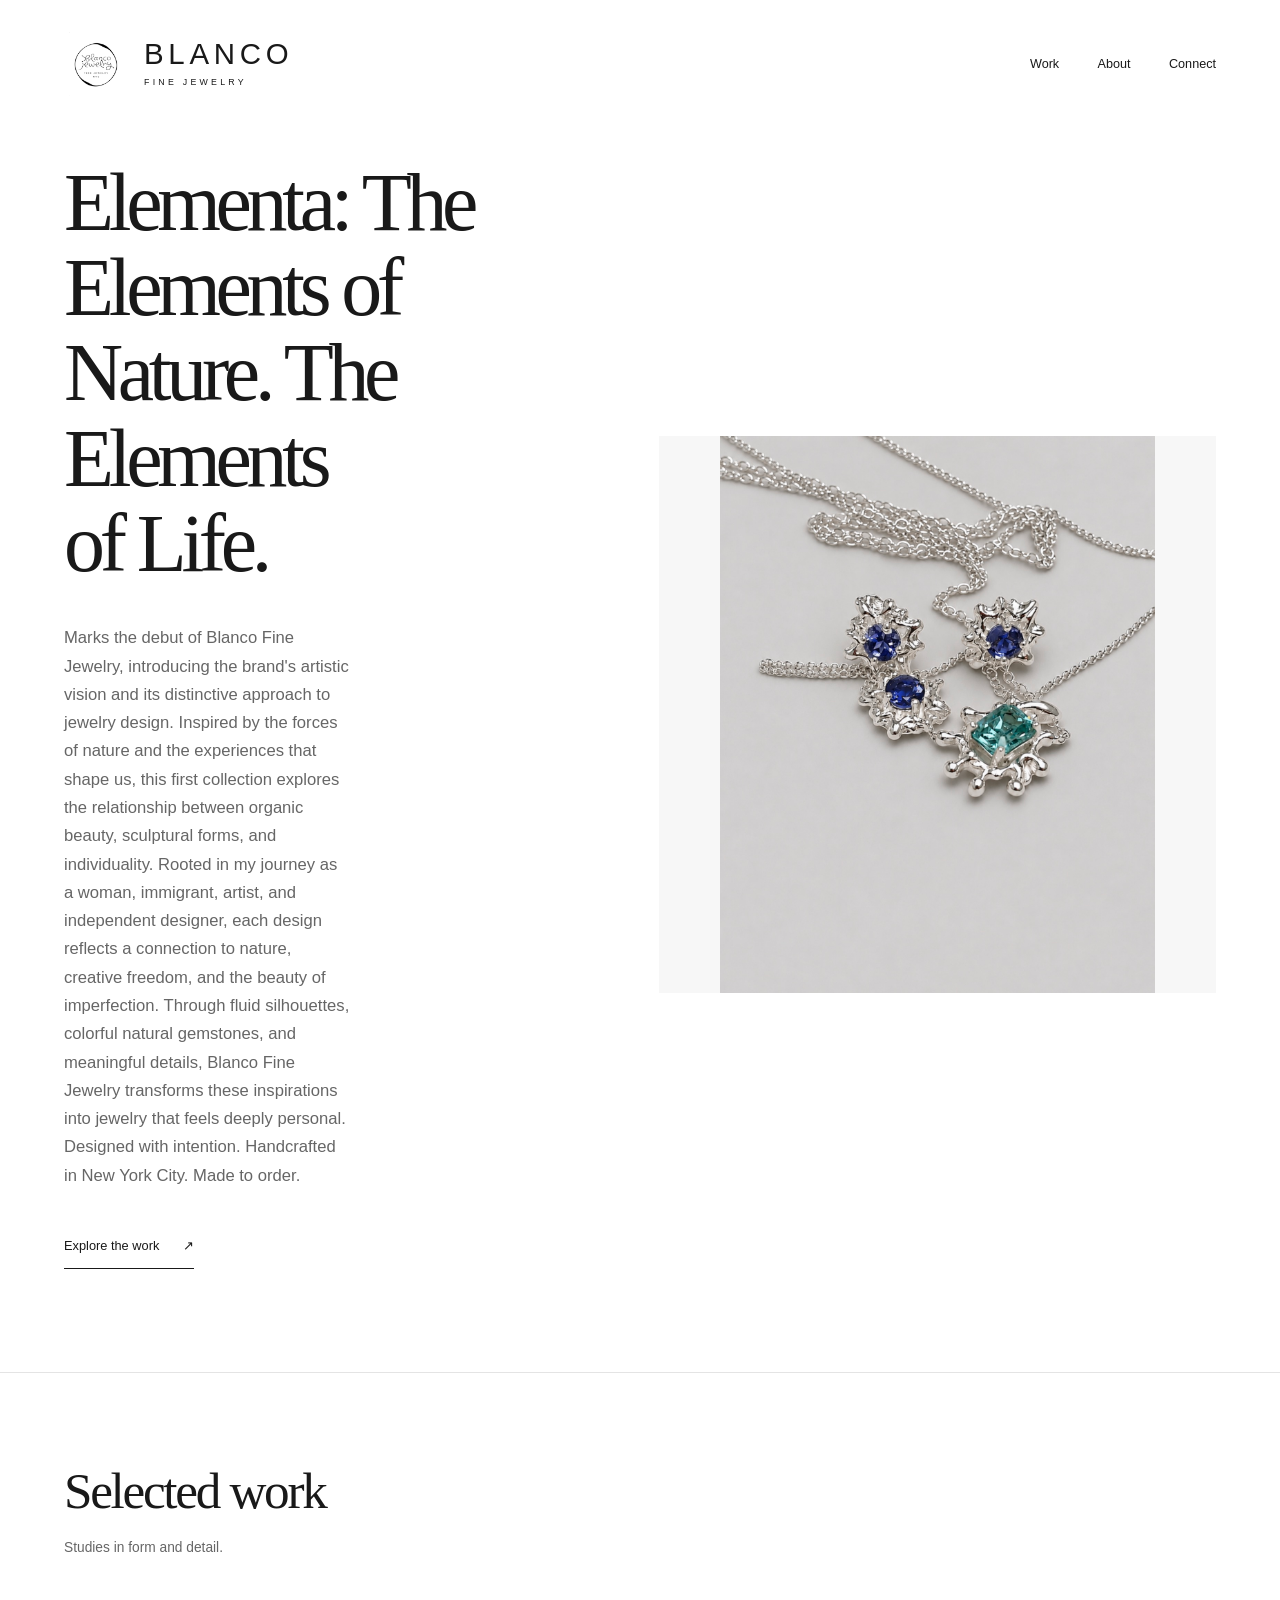
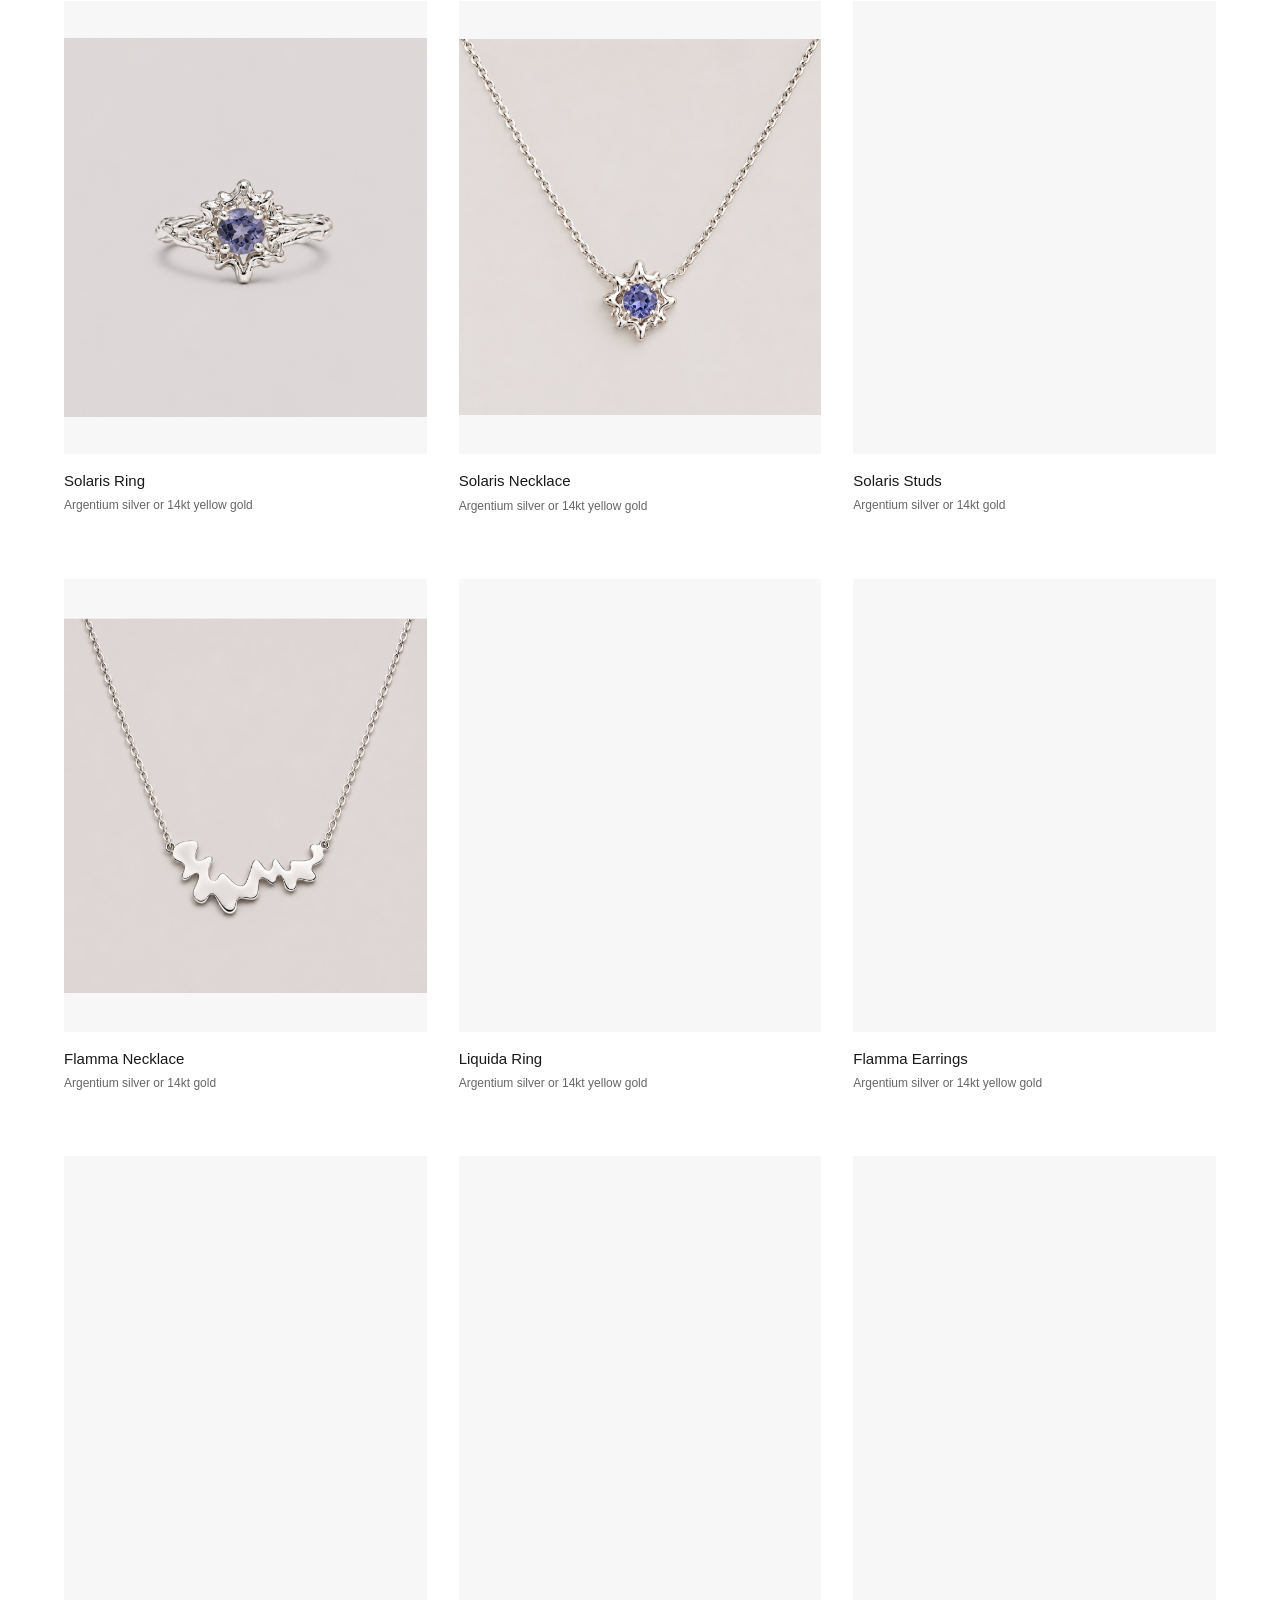
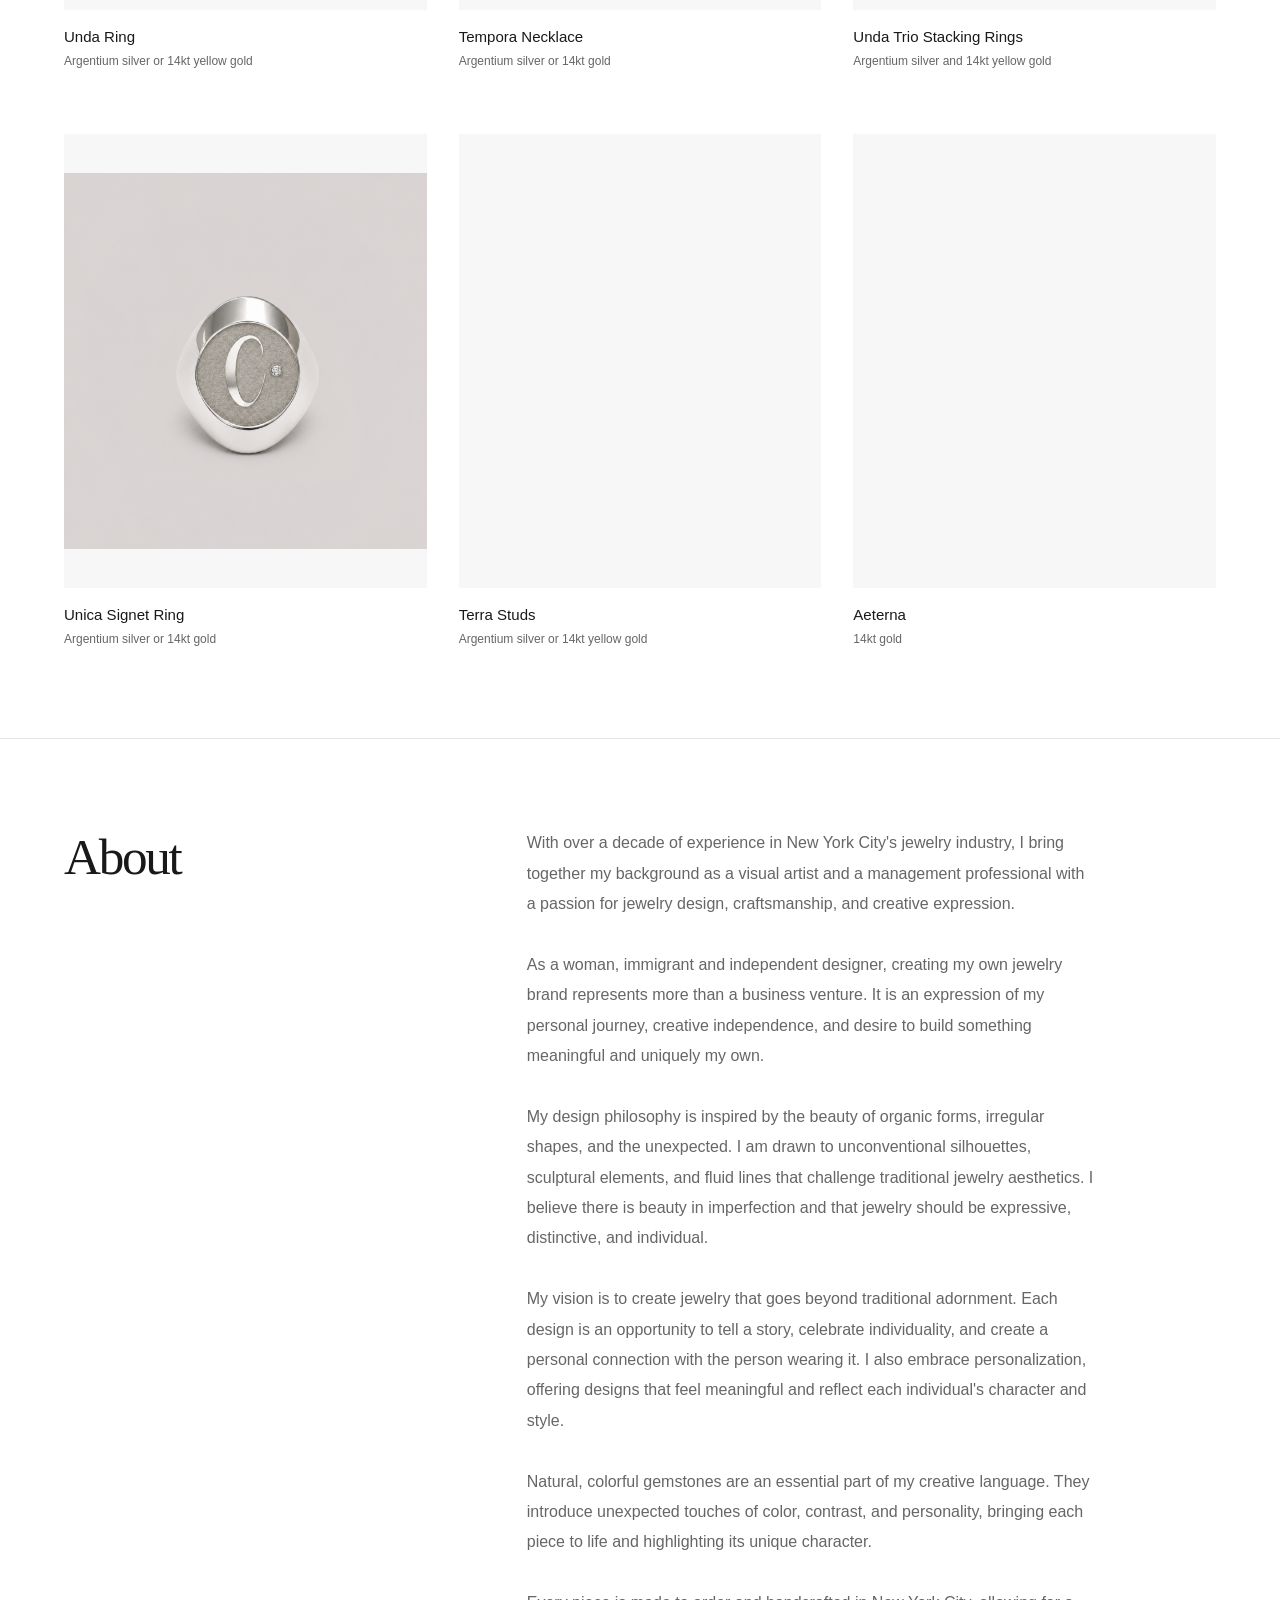
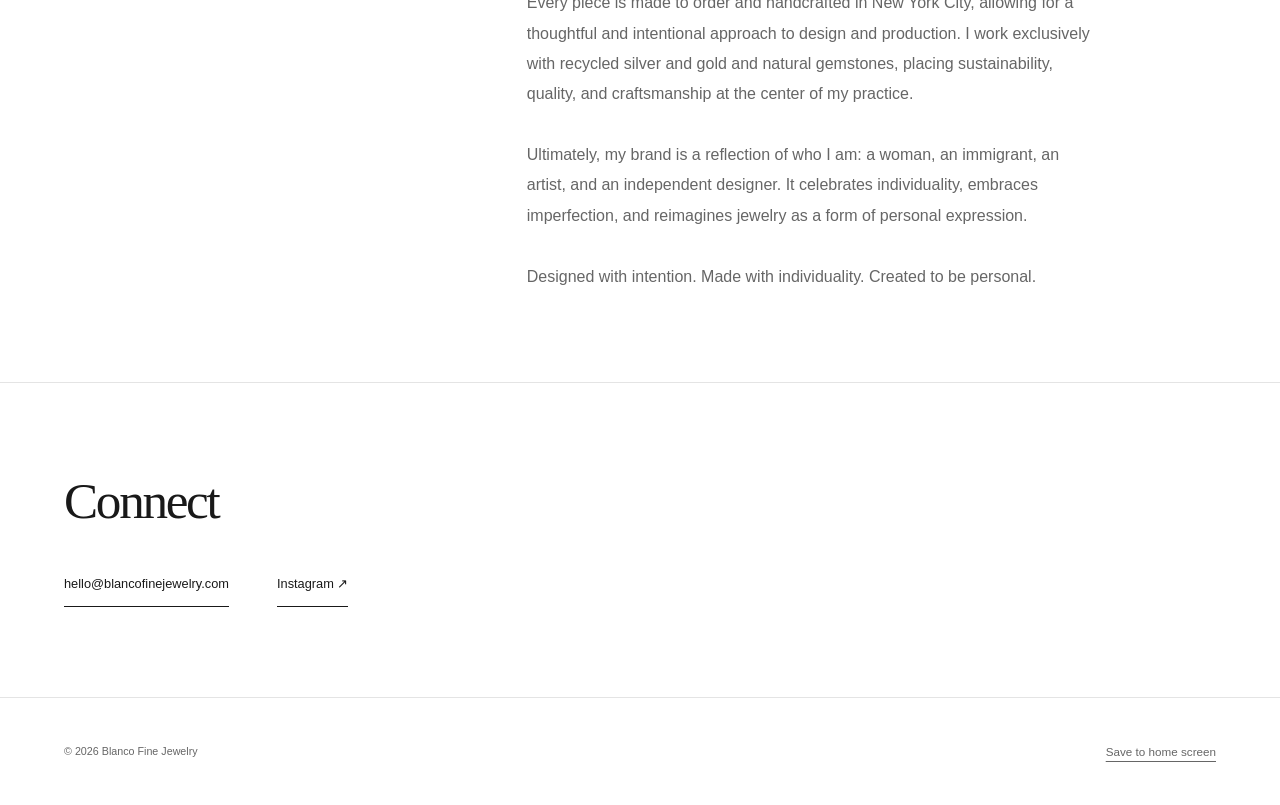
<file: index.html>
<!doctype html>
<html lang="en">
<head>
  <meta charset="utf-8">
  <meta name="viewport" content="width=device-width, initial-scale=1">
  <meta name="theme-color" content="#ffffff">
  <meta name="description" content="An evolving portfolio of sculptural jewelry, handmade in New York City.">
  <title>BLANCO — Fine Jewelry</title>
  <link rel="icon" href="./icon.svg" type="image/svg+xml">
  <link rel="apple-touch-icon" href="./apple-touch-icon.png">
  <link rel="manifest" href="./manifest.webmanifest">
  <link rel="stylesheet" href="./styles.css">
  <script src="./app.js" defer></script>
</head>
<body id="top">
  <a class="skip-link" href="#main">Skip to content</a>
  <header class="site-header">
    <a class="brand" href="#top" aria-label="Blanco Fine Jewelry home">
      <img class="brand-logo" id="brand-logo" src="./images/blanco-logo-instagram.jpg" width="64" height="64" alt="">
      <span class="brand-type">
        <span class="wordmark">BLANCO</span>
        <span class="brand-detail">FINE JEWELRY</span>
      </span>
    </a>
    <nav aria-label="Main navigation">
      <a href="#work" id="work-link" hidden>Work</a>
      <a href="#about" id="about-link" hidden>About</a>
      <a href="#contact" id="contact-link" hidden>Connect</a>
    </nav>
  </header>

  <main id="main">
    <section class="opening" aria-labelledby="page-title">
      <div class="opening-copy">
        <p class="status-label" id="portfolio-status">Portfolio in progress</p>
        <h1 id="page-title">A study in jewelry.</h1>
        <p class="introduction" id="introduction">An evolving portfolio of sculptural jewelry, handmade in New York City.</p>
        <a class="text-link opening-link" id="explore-link" href="#work" hidden>Explore the work <span aria-hidden="true">↗</span></a>
      </div>
      <figure class="opening-photo" id="hero" hidden></figure>
    </section>

    <section class="work-section" id="work" aria-labelledby="work-title" hidden>
      <div class="section-heading">
        <h2 id="work-title">Selected work</h2>
        <p>Studies in form and detail.</p>
      </div>
      <div class="portfolio-grid" id="portfolio-grid"></div>
    </section>

    <section class="about-section" id="about" aria-labelledby="about-title" hidden>
      <h2 id="about-title">About</h2>
      <div class="body-copy" id="about-copy"></div>
    </section>

    <section class="contact-section" id="contact" aria-labelledby="contact-title" hidden>
      <h2 id="contact-title">Connect</h2>
      <div class="contact-links" id="contact-links"></div>
    </section>

    <div class="load-notice" id="load-notice" role="status" hidden>
      <p id="load-message">The portfolio could not be loaded. Please try again.</p>
      <button class="text-button" id="retry-load" type="button">Try again</button>
    </div>
    <noscript><p class="noscript">Please enable JavaScript to browse the portfolio, or explore the work on <a class="text-link" href="https://www.instagram.com/blancofinejewelry/">Instagram</a>.</p></noscript>
  </main>

  <footer class="site-footer">
    <p>© <span id="year">2026</span> Blanco Fine Jewelry</p>
    <button class="text-button" id="install-button" type="button" hidden>Save to home screen</button>
  </footer>

  <dialog class="piece-dialog" id="piece-dialog" aria-labelledby="piece-title">
    <button class="dialog-close" id="close-piece" type="button" aria-label="Close jewelry details">Close <span aria-hidden="true">×</span></button>
    <div class="piece-layout">
      <div class="piece-gallery" id="piece-gallery"></div>
      <div class="piece-copy">
        <h2 id="piece-title"></h2>
        <p class="piece-material" id="piece-material"></p>
        <div class="body-copy" id="piece-description"></div>
      </div>
    </div>
  </dialog>

  <dialog class="install-dialog" id="install-dialog" aria-labelledby="install-title">
    <button class="dialog-close" id="close-install" type="button" aria-label="Close installation help">Close <span aria-hidden="true">×</span></button>
    <h2 id="install-title">Keep Blanco close.</h2>
    <p>Open your browser’s menu or Share menu and look for <strong>Add to Home Screen</strong> or <strong>Install app</strong>.</p>
    <p class="install-note">The available option depends on your device and browser.</p>
  </dialog>
</body>
</html>
</file>
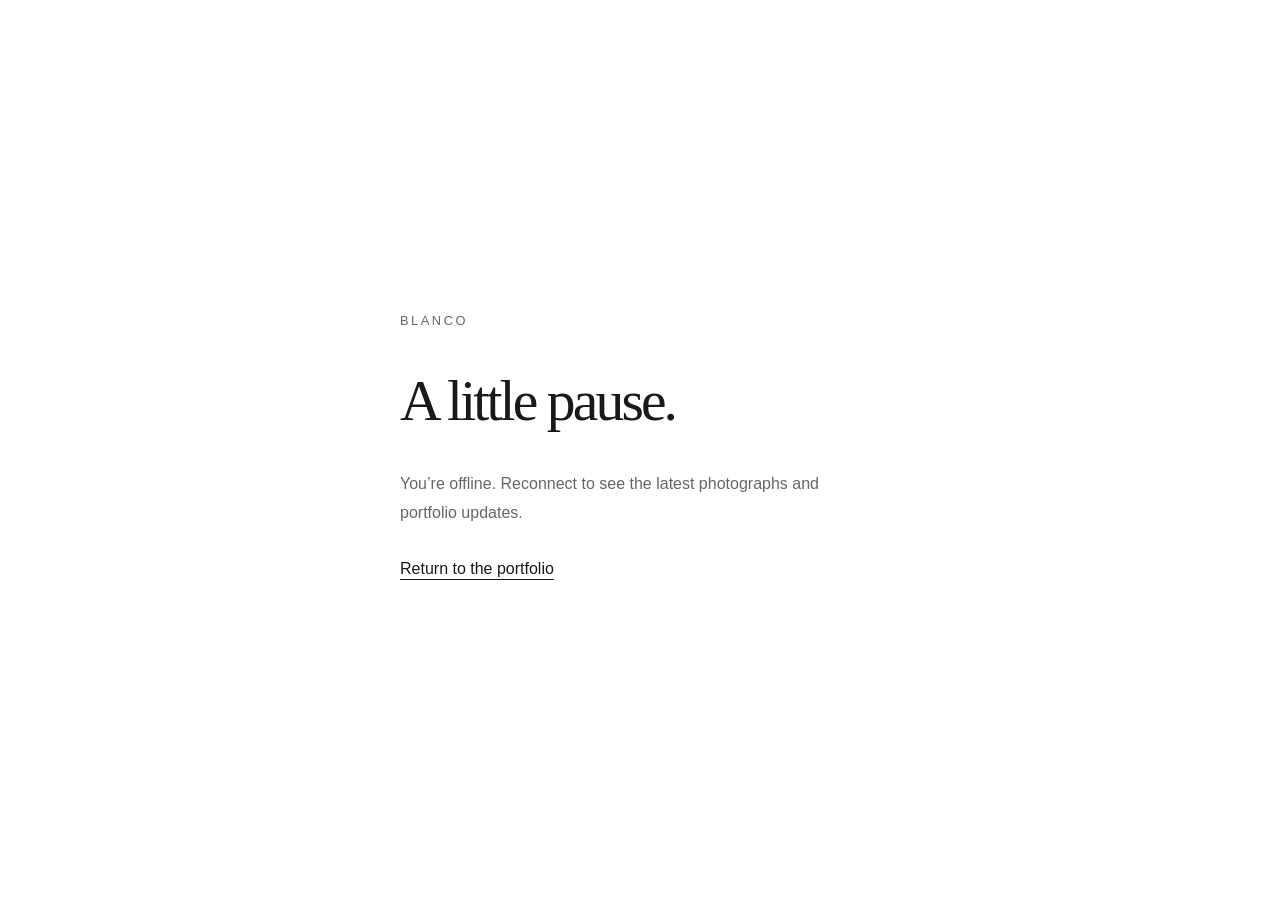
<file: offline.html>
<!doctype html>
<html lang="en">
<head>
  <meta charset="utf-8">
  <meta name="viewport" content="width=device-width, initial-scale=1">
  <meta name="theme-color" content="#ffffff">
  <title>Offline — Blanco Fine Jewelry</title>
  <link rel="icon" href="./icon.svg" type="image/svg+xml">
  <style>body{margin:0;min-height:100dvh;background:#fff;color:#191919;font-family:Arial,Helvetica,sans-serif;display:grid;place-items:center}main{max-width:30rem;padding:2rem}h1{font-family:Georgia,'Times New Roman',serif;font-size:3.6rem;font-weight:400;line-height:1.05;letter-spacing:-.05em}p{font-size:1rem;color:#666;line-height:1.8}a{display:inline-block;margin-top:1rem;min-height:44px;color:#191919;text-underline-offset:.3rem}.brand{font-size:.8rem;letter-spacing:.2em}</style>
</head>
<body><main><p class="brand">BLANCO</p><h1>A little pause.</h1><p>You’re offline. Reconnect to see the latest photographs and portfolio updates.</p><a href="./">Return to the portfolio</a></main></body>
</html>
</file>
<file: styles.css>
:root{color-scheme:light;--ink:#191919;--muted:#666;--line:#e4e4e4;--paper:#fff;--soft:#f7f7f7;--page:clamp(1.4rem,5vw,5.5rem);font-family:Arial,Helvetica,sans-serif;color:var(--ink);background:var(--paper);font-synthesis:none}
*{box-sizing:border-box}html{scroll-behavior:smooth;scroll-padding-top:2rem}body{margin:0}body.dialog-open{overflow:hidden}[hidden]{display:none!important}a{color:inherit;text-decoration:none}button{font:inherit;color:inherit}button,a{-webkit-tap-highlight-color:transparent}button{cursor:pointer}a:focus-visible,button:focus-visible{outline:2px solid var(--ink);outline-offset:6px}img{display:block;width:100%;height:auto}figure,p{margin:0}h1,h2,h3{margin:0;font-weight:400}button:disabled{cursor:wait}::selection{background:#e3e3e3}
.skip-link{position:fixed;top:1rem;left:1rem;z-index:20;padding:1rem;background:#fff;transform:translateY(-200%)}.skip-link:focus{transform:none}.site-header{max-width:1700px;margin:auto;min-height:112px;padding:2rem var(--page);display:flex;align-items:center;justify-content:space-between;gap:2rem}.brand{display:inline-flex;align-items:center;gap:1rem}.brand-logo{width:64px;height:64px;max-width:64px;object-fit:contain;flex:none}.brand-type{display:flex;flex-direction:column;gap:.48rem}.wordmark{font-size:clamp(1.6rem,2.3vw,2.25rem);letter-spacing:.16em;line-height:1}.brand-detail{font-size:.55rem;letter-spacing:.37em;line-height:1.4}.site-header nav{display:flex;align-items:center;gap:clamp(1.2rem,3vw,3rem)}.site-header nav a{font-size:.79rem;min-height:44px;display:flex;align-items:center}.site-header nav a:hover{text-decoration:underline;text-underline-offset:.35rem}
main{max-width:1700px;margin:auto}.opening{padding:clamp(3.2rem,8vw,7rem) var(--page) clamp(4.5rem,8vw,8rem);min-height:calc(100dvh - 220px);display:flex;align-items:center}.opening-copy{max-width:790px;animation:arrive .65s ease-out both}.status-label{font-size:.69rem;letter-spacing:.13em;text-transform:uppercase;color:var(--muted);margin-bottom:2.5rem}.opening h1{font-family:Georgia,'Times New Roman',serif;font-size:clamp(3.8rem,8.1vw,8.4rem);letter-spacing:-.065em;line-height:1.04;max-width:10ch;text-wrap:balance}.introduction{max-width:31ch;line-height:1.7;font-size:clamp(.95rem,1.3vw,1.08rem);color:var(--muted);margin-top:2.4rem}.opening-link{margin-top:2.2rem}.text-link{display:inline-flex;align-items:center;gap:1.5rem;min-height:44px;font-size:.8rem;border-bottom:1px solid var(--ink);padding-bottom:.2rem}.text-link:hover{color:var(--muted)}.opening.has-image{display:grid;grid-template-columns:1fr 1.05fr;gap:clamp(2rem,5vw,6rem);align-items:center;padding-top:2rem}.opening.has-image h1{font-size:clamp(3.8rem,6.4vw,6.9rem)}.opening-photo{background:var(--soft);overflow:hidden}.opening-photo img{aspect-ratio:1/1;object-fit:contain}.opening.has-image .status-label{margin-bottom:2rem}
.work-section,.about-section,.contact-section{padding:clamp(3rem,7vw,7rem) var(--page);border-top:1px solid var(--line)}.section-heading{margin-bottom:2.6rem}.section-heading h2,.about-section h2,.contact-section h2{font-family:Georgia,'Times New Roman',serif;font-size:clamp(2.1rem,4vw,3.4rem);letter-spacing:-.045em;line-height:1.15}.section-heading p{margin-top:1rem;color:var(--muted);font-size:.86rem;line-height:1.6}.portfolio-grid{display:grid;grid-template-columns:repeat(3,minmax(0,1fr));gap:clamp(2rem,5vw,5rem) clamp(1rem,2.5vw,2.5rem)}.piece-card{width:100%;padding:0;background:none;border:0;text-align:left}.card-photo{display:block;overflow:hidden;background:var(--soft)}.card-photo img{aspect-ratio:4/5;object-fit:contain}.piece-card:hover .card-title{text-decoration:underline;text-underline-offset:.25em}.card-title{display:block;margin-top:1rem;font-size:.94rem;line-height:1.5}.card-material{display:block;margin-top:.25rem;font-size:.75rem;color:var(--muted);line-height:1.5}.about-section{display:grid;grid-template-columns:1fr 1.6fr;gap:2rem}.body-copy{max-width:64ch;font-size:1rem;color:var(--muted);line-height:1.9;white-space:pre-line;overflow-wrap:anywhere}.contact-links{display:flex;flex-wrap:wrap;gap:1.3rem 3rem;margin-top:2rem}.contact-links a{overflow-wrap:anywhere}
.site-footer{display:flex;justify-content:space-between;align-items:center;gap:1.5rem;max-width:1700px;min-height:108px;padding:1.7rem var(--page);margin:auto;border-top:1px solid var(--line);font-size:.67rem;color:var(--muted)}.text-button{border:0;background:none;padding:.7rem 0;min-height:44px;font-size:.73rem;text-align:left;text-decoration:underline;text-underline-offset:.3rem}.text-button:hover{color:var(--ink)}.load-notice,.noscript{margin:0 var(--page) 2rem;font-size:.85rem;line-height:1.7;color:var(--muted)}.load-notice{padding:1.2rem;border:1px solid var(--line)}
dialog{border:0;padding:0;color:var(--ink);background:var(--paper)}dialog::backdrop{background:rgba(0,0,0,.42)}.piece-dialog{width:min(1250px,calc(100% - 3rem));max-height:calc(100dvh - 3rem);overscroll-behavior:contain}.dialog-close{position:sticky;top:0;margin-left:auto;display:flex;align-items:center;justify-content:center;gap:1rem;min-height:56px;padding:.6rem 1.4rem;border:0;background:#fff;z-index:1;font-size:.75rem}.dialog-close span{font-size:1.6rem;line-height:1}.piece-layout{display:grid;grid-template-columns:1.4fr 1fr;align-items:start;gap:clamp(1.5rem,4vw,4rem);padding:0 clamp(1.3rem,4vw,4rem) clamp(1.3rem,4vw,4rem)}.piece-gallery{display:grid;gap:1.5rem}.piece-gallery img{max-height:75dvh;object-fit:contain;background:var(--soft)}.piece-copy{padding:1rem 0 2rem}.piece-copy h2{font-family:Georgia,'Times New Roman',serif;font-size:clamp(2.3rem,4vw,3.7rem);letter-spacing:-.045em;line-height:1.12;overflow-wrap:anywhere}.piece-material{margin-top:1.2rem;font-size:.78rem;line-height:1.6;color:var(--muted)}.piece-copy .body-copy{margin-top:2rem;font-size:.92rem}.install-dialog{width:min(460px,calc(100% - 2rem));padding:0 1.8rem 2.6rem}.install-dialog .dialog-close{margin-right:-1rem}.install-dialog h2{font-family:Georgia,'Times New Roman',serif;font-size:2.4rem;letter-spacing:-.04em;margin:1rem 0 1.4rem}.install-dialog p{font-size:.9rem;line-height:1.8}.install-dialog .install-note{font-size:.76rem;color:var(--muted);margin-top:1rem}
@keyframes arrive{from{opacity:0;transform:translateY(8px)}to{opacity:1;transform:none}}
@media(max-width:850px){.portfolio-grid{grid-template-columns:repeat(2,minmax(0,1fr))}.opening.has-image{gap:2rem}.opening.has-image h1{font-size:clamp(3rem,7vw,5rem)}.about-section{grid-template-columns:1fr}.piece-layout{grid-template-columns:1fr}.piece-copy{padding-top:.5rem}}
@media(max-width:560px){.site-header{min-height:96px;padding-top:1.5rem;padding-bottom:1.5rem;gap:1rem}.brand{gap:.75rem}.brand-logo{width:48px;height:48px}.wordmark{font-size:1.52rem}.brand-detail{font-size:.48rem}.site-header nav{gap:.9rem}.site-header nav a{font-size:.7rem}.opening{min-height:calc(100dvh - 210px);padding-top:4rem;padding-bottom:5rem}.opening h1{font-size:clamp(3.6rem,16vw,5.5rem)}.status-label{font-size:.62rem;margin-bottom:2rem}.introduction{font-size:.94rem;margin-top:2rem}.opening.has-image{grid-template-columns:1fr;padding-top:2.2rem}.opening.has-image h1{font-size:clamp(3.6rem,15vw,5rem)}.opening.has-image .opening-photo{margin-top:1.2rem}.portfolio-grid{gap:2rem .85rem}.card-title{font-size:.83rem;margin-top:.7rem}.card-material{font-size:.68rem}.site-footer{align-items:flex-start;flex-direction:column;gap:.6rem;padding-top:1.5rem;padding-bottom:1.5rem}.piece-dialog{width:100%;max-height:100dvh;height:100dvh;margin:0}.piece-gallery{gap:1rem}.piece-copy{padding-bottom:1rem}.body-copy{font-size:.95rem}}
@media(max-width:440px){.site-header{flex-wrap:wrap;row-gap:.5rem}.site-header nav{width:100%;justify-content:flex-end}}
@media(prefers-reduced-motion:reduce){html{scroll-behavior:auto}*,*::before,*::after{animation:none!important;transition:none!important}}
</file>
